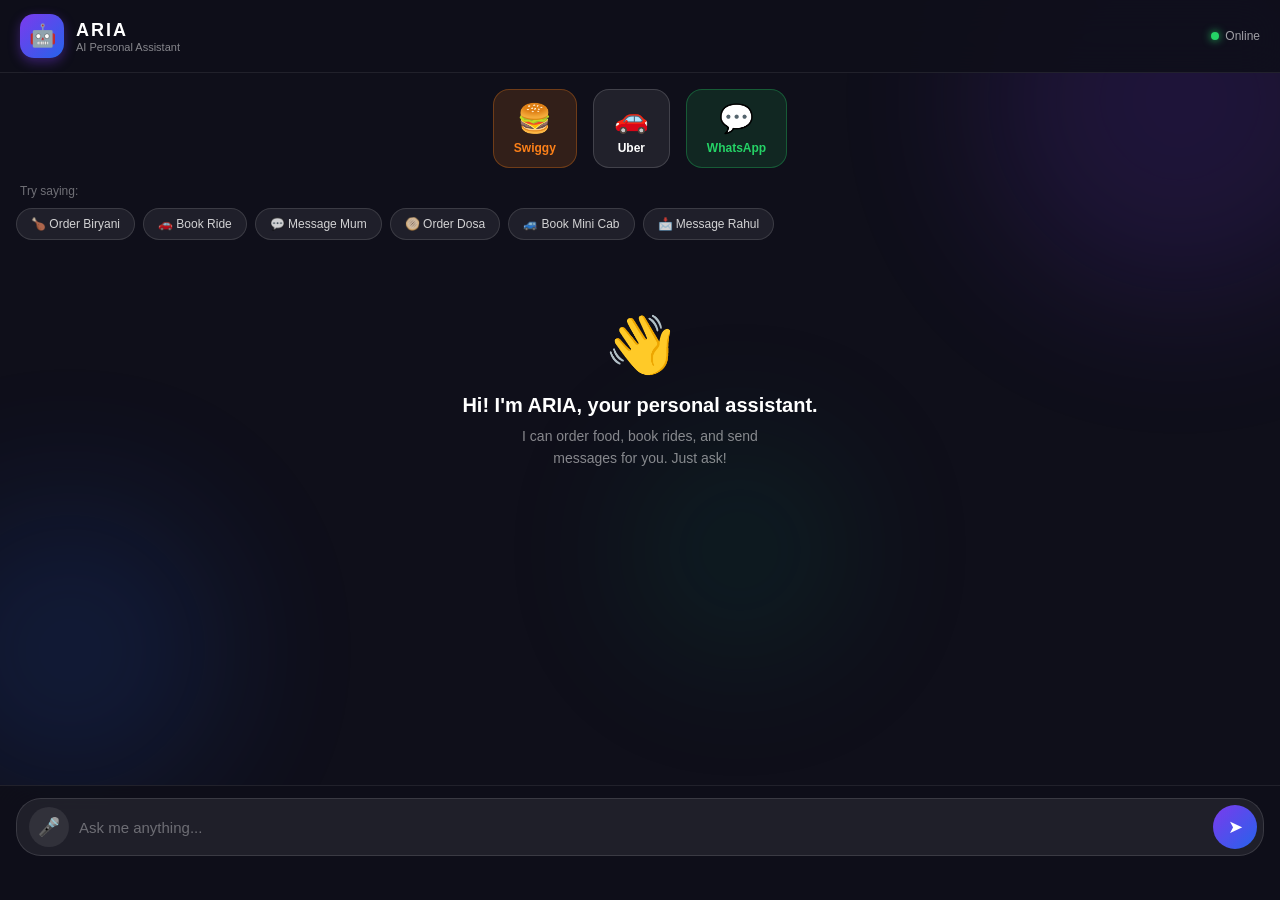
<file: index.html>
<!DOCTYPE html>
<html lang="en">
<head>
  <meta charset="UTF-8" />
  <meta name="viewport" content="width=device-width, initial-scale=1.0" />
  <title>Personal Assistant AI</title>
  <link rel="stylesheet" href="style.css" />
</head>
<body>

  <!-- Background Animation -->
  <div class="bg-circles">
    <div class="circle c1"></div>
    <div class="circle c2"></div>
    <div class="circle c3"></div>
  </div>

  <!-- Header -->
  <div class="header">
    <div class="header-left">
      <div class="ai-avatar">🤖</div>
      <div class="header-info">
        <div class="header-name">ARIA</div>
        <div class="header-sub">AI Personal Assistant</div>
      </div>
    </div>
    <div class="header-status">
      <div class="status-dot"></div>
      <span>Online</span>
    </div>
  </div>

  <!-- App Shortcuts -->
  <div class="app-shortcuts">
    <a href="swiggy/index.html" class="app-icon swiggy">
      <span>🍔</span>
      <span>Swiggy</span>
    </a>
    <a href="uber/index.html" class="app-icon uber">
      <span>🚗</span>
      <span>Uber</span>
    </a>
    <a href="whatsapp/index.html" class="app-icon whatsapp">
      <span>💬</span>
      <span>WhatsApp</span>
    </a>
  </div>

  <!-- Suggestion Chips -->
  <div class="suggestions">
    <div class="suggest-title">Try saying:</div>
    <div class="chips">
      <button class="chip" onclick="fillSuggestion('Order chicken biryani from Paradise')">
        🍗 Order Biryani
      </button>
      <button class="chip" onclick="fillSuggestion('Book an auto from Home to Airport')">
        🚗 Book Ride
      </button>
      <button class="chip" onclick="fillSuggestion('Send message to Mum that I will be late today')">
        💬 Message Mum
      </button>
      <button class="chip" onclick="fillSuggestion('Order masala dosa from Saravana Bhavan')">
        🫓 Order Dosa
      </button>
      <button class="chip" onclick="fillSuggestion('Book a mini cab from Home to Mall')">
        🚙 Book Mini Cab
      </button>
      <button class="chip" onclick="fillSuggestion('Send message to Rahul that meeting is at 5pm')">
        📩 Message Rahul
      </button>
    </div>
  </div>

  <!-- Chat Window -->
  <div class="chat-container" id="chatContainer">
    <!-- Messages appear here -->
    <div class="welcome-msg">
      <div class="welcome-emoji">👋</div>
      <div class="welcome-text">Hi! I'm ARIA, your personal assistant.</div>
      <div class="welcome-sub">I can order food, book rides, and send messages for you. Just ask!</div>
    </div>
  </div>

  <!-- Input Area -->
  <div class="input-area">
    <div class="input-bar">
      <button class="voice-btn" id="voiceBtn" onclick="toggleVoice()">🎤</button>
      <input
        type="text"
        id="userInput"
        placeholder="Ask me anything..."
        onkeydown="handleKey(event)"
      />
      <button class="send-btn" onclick="sendMessage()">➤</button>
    </div>
    <div class="voice-status" id="voiceStatus"></div>
  </div>

  <script src="shared/store.js"></script>
  <script src="shared/bridge.js"></script>
  <script src="assistant.js"></script>
</body>
</html>
</file>
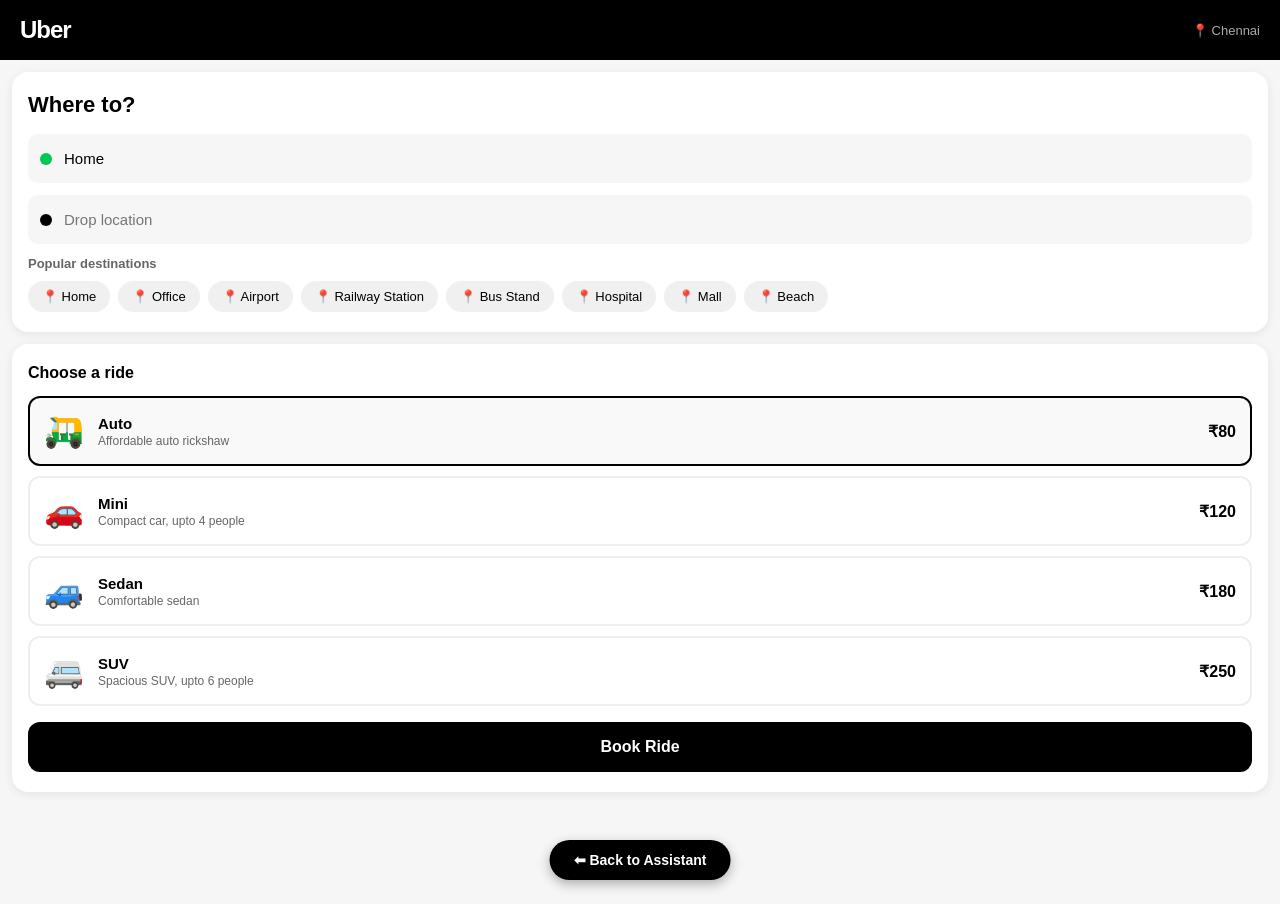
<file: uber/index.html>
<!DOCTYPE html>
<html lang="en">
<head>
  <meta charset="UTF-8" />
  <meta name="viewport" content="width=device-width, initial-scale=1.0" />
  <title>Uber</title>
  <link rel="stylesheet" href="uber.css" />
</head>
<body>

  <!-- Header -->
  <div class="header">
    <div class="header-logo">Uber</div>
    <div class="header-location">📍 Chennai</div>
  </div>

  <!-- Booking Section -->
  <div class="booking-section">
    <div class="booking-title">Where to?</div>

    <!-- From -->
    <div class="input-group">
      <div class="input-dot green"></div>
      <input type="text" id="fromInput" placeholder="Pickup location" value="Home" />
    </div>

    <!-- To -->
    <div class="input-group">
      <div class="input-dot black"></div>
      <input type="text" id="toInput" placeholder="Drop location" />
    </div>

    <!-- Quick Locations -->
    <div class="quick-locations">
      <div class="quick-title">Popular destinations</div>
      <div class="quick-grid" id="quickGrid"></div>
    </div>
  </div>

  <!-- Ride Types -->
  <div class="ride-section">
    <div class="ride-title">Choose a ride</div>
    <div class="ride-list" id="rideList"></div>

    <!-- Book Button -->
    <button class="book-btn" onclick="bookRideNow()">Book Ride</button>
  </div>

  <!-- Active Ride Card -->
  <div class="active-ride" id="activeRide" style="display:none">
    <div class="active-title">🚗 Ride Booked!</div>
    <div class="driver-card" id="driverCard"></div>
  </div>

  <!-- Ride History -->
  <div class="section-title" id="historyTitle" style="display:none">Recent Rides</div>
  <div class="rides-list" id="ridesList"></div>

  <!-- Popup -->
  <div class="popup" id="popup">
    <div class="popup-inner">
      <div class="popup-emoji">🚗</div>
      <div class="popup-title">Ride Booked!</div>
      <div class="popup-msg" id="popupMsg"></div>
      <button class="popup-btn" onclick="closePopup()">OK</button>
    </div>
  </div>

  <!-- Back to Assistant -->
  <a href="../index.html" class="back-btn">⬅ Back to Assistant</a>

  <script src="../shared/store.js"></script>
  <script src="../shared/bridge.js"></script>
  <script src="uber.js"></script>
</body>
</html>
</file>
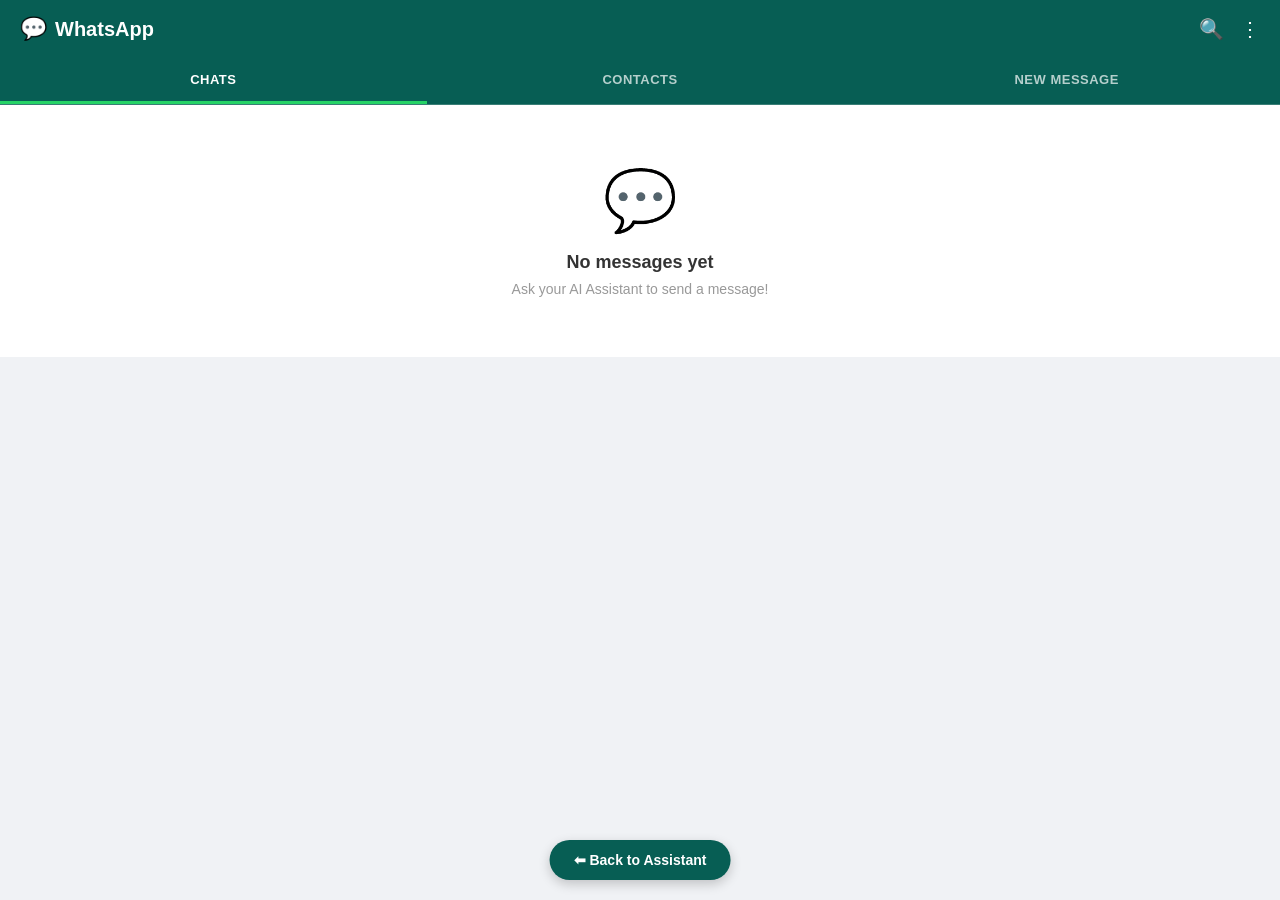
<file: whatsapp/index.html>
<!DOCTYPE html>
<html lang="en">
<head>
  <meta charset="UTF-8" />
  <meta name="viewport" content="width=device-width, initial-scale=1.0" />
  <title>WhatsApp</title>
  <link rel="stylesheet" href="whatsapp.css" />
</head>
<body>

  <!-- Header -->
  <div class="header">
    <div class="header-left">
      <div class="header-logo">
        <span class="logo-icon">💬</span>
        <span class="logo-text">WhatsApp</span>
      </div>
    </div>
    <div class="header-icons">
      <span>🔍</span>
      <span>⋮</span>
    </div>
  </div>

  <!-- Tabs -->
  <div class="tabs">
    <button class="tab active" onclick="showTab('chats')">CHATS</button>
    <button class="tab" onclick="showTab('contacts')">CONTACTS</button>
    <button class="tab" onclick="showTab('send')">NEW MESSAGE</button>
  </div>

  <!-- Chats Tab -->
  <div class="tab-content" id="chatsTab">
    <div class="chats-list" id="chatsList">
      <div class="empty-state">
        <div class="empty-emoji">💬</div>
        <div class="empty-text">No messages yet</div>
        <div class="empty-sub">Ask your AI Assistant to send a message!</div>
      </div>
    </div>
  </div>

  <!-- Contacts Tab -->
  <div class="tab-content hidden" id="contactsTab">
    <div class="contacts-list" id="contactsList"></div>
  </div>

  <!-- Send Message Tab -->
  <div class="tab-content hidden" id="sendTab">
    <div class="send-section">
      <div class="send-title">Send a Message</div>

      <div class="form-group">
        <label>To:</label>
        <select id="contactSelect">
          <option value="">Select contact...</option>
        </select>
      </div>

      <div class="form-group">
        <label>Message:</label>
        <textarea id="messageInput" placeholder="Type your message here..." rows="4"></textarea>
      </div>

      <button class="send-btn" onclick="sendMessageNow()">
        Send Message 📤
      </button>
    </div>
  </div>

  <!-- Chat Window -->
  <div class="chat-window" id="chatWindow" style="display:none">
    <div class="chat-header">
      <button class="back-chat-btn" onclick="closeChatWindow()">←</button>
      <div class="chat-avatar" id="chatAvatar"></div>
      <div class="chat-info">
        <div class="chat-name" id="chatName"></div>
        <div class="chat-status">online</div>
      </div>
    </div>
    <div class="chat-messages" id="chatMessages"></div>
    <div class="chat-input-bar">
      <input type="text" id="chatInput" placeholder="Type a message..." />
      <button onclick="sendChatMessage()">➤</button>
    </div>
  </div>

  <!-- Popup -->
  <div class="popup" id="popup">
    <div class="popup-inner">
      <div class="popup-emoji">✅</div>
      <div class="popup-title">Message Sent!</div>
      <div class="popup-msg" id="popupMsg"></div>
      <button class="popup-btn" onclick="closePopup()">OK</button>
    </div>
  </div>

  <!-- Back to Assistant -->
  <a href="../index.html" class="back-btn">⬅ Back to Assistant</a>

  <script src="../shared/store.js"></script>
  <script src="../shared/bridge.js"></script>
  <script src="whatsapp.js"></script>
</body>
</html>
</file>
<file: style.css>
* {
  margin: 0;
  padding: 0;
  box-sizing: border-box;
  font-family: 'Segoe UI', sans-serif;
}

body {
  background: #0f0f1a;
  min-height: 100vh;
  display: flex;
  flex-direction: column;
  overflow-x: hidden;
}

/* Background Circles */
.bg-circles {
  position: fixed;
  inset: 0;
  z-index: 0;
  pointer-events: none;
}

.circle {
  position: absolute;
  border-radius: 50%;
  filter: blur(80px);
  opacity: 0.15;
}

.c1 {
  width: 400px;
  height: 400px;
  background: #7c3aed;
  top: -100px;
  right: -100px;
  animation: float 8s ease-in-out infinite;
}

.c2 {
  width: 300px;
  height: 300px;
  background: #2563eb;
  bottom: 100px;
  left: -80px;
  animation: float 10s ease-in-out infinite reverse;
}

.c3 {
  width: 200px;
  height: 200px;
  background: #059669;
  top: 50%;
  left: 50%;
  animation: float 6s ease-in-out infinite;
}

@keyframes float {
  0%, 100% { transform: translateY(0px); }
  50% { transform: translateY(-30px); }
}

/* Header */
.header {
  position: sticky;
  top: 0;
  z-index: 100;
  background: rgba(15,15,26,0.9);
  backdrop-filter: blur(20px);
  padding: 14px 20px;
  display: flex;
  justify-content: space-between;
  align-items: center;
  border-bottom: 1px solid rgba(255,255,255,0.08);
}

.header-left {
  display: flex;
  align-items: center;
  gap: 12px;
}

.ai-avatar {
  width: 44px;
  height: 44px;
  background: linear-gradient(135deg, #7c3aed, #2563eb);
  border-radius: 14px;
  display: flex;
  align-items: center;
  justify-content: center;
  font-size: 22px;
  box-shadow: 0 4px 12px rgba(124,58,237,0.4);
}

.header-name {
  font-size: 18px;
  font-weight: 800;
  color: white;
  letter-spacing: 2px;
}

.header-sub {
  font-size: 11px;
  color: rgba(255,255,255,0.5);
}

.header-status {
  display: flex;
  align-items: center;
  gap: 6px;
  color: rgba(255,255,255,0.6);
  font-size: 12px;
}

.status-dot {
  width: 8px;
  height: 8px;
  border-radius: 50%;
  background: #25d366;
  box-shadow: 0 0 8px #25d366;
  animation: pulse 2s infinite;
}

@keyframes pulse {
  0%, 100% { opacity: 1; }
  50% { opacity: 0.4; }
}

/* App Shortcuts */
.app-shortcuts {
  display: flex;
  justify-content: center;
  gap: 16px;
  padding: 16px 20px;
  position: relative;
  z-index: 1;
}

.app-icon {
  display: flex;
  flex-direction: column;
  align-items: center;
  gap: 6px;
  text-decoration: none;
  padding: 12px 20px;
  border-radius: 16px;
  font-size: 12px;
  font-weight: 600;
  transition: transform 0.2s, box-shadow 0.2s;
  color: white;
}

.app-icon:hover {
  transform: translateY(-4px);
}

.app-icon span:first-child {
  font-size: 28px;
}

.app-icon.swiggy {
  background: rgba(252,128,25,0.15);
  border: 1px solid rgba(252,128,25,0.3);
  color: #fc8019;
}

.app-icon.uber {
  background: rgba(255,255,255,0.08);
  border: 1px solid rgba(255,255,255,0.15);
  color: white;
}

.app-icon.whatsapp {
  background: rgba(37,211,102,0.12);
  border: 1px solid rgba(37,211,102,0.3);
  color: #25d366;
}

/* Suggestions */
.suggestions {
  padding: 0 16px 12px;
  position: relative;
  z-index: 1;
}

.suggest-title {
  font-size: 12px;
  color: rgba(255,255,255,0.4);
  margin-bottom: 10px;
  padding-left: 4px;
}

.chips {
  display: flex;
  gap: 8px;
  overflow-x: auto;
  padding-bottom: 4px;
}

.chips::-webkit-scrollbar { display: none; }

.chip {
  padding: 8px 14px;
  background: rgba(255,255,255,0.07);
  border: 1px solid rgba(255,255,255,0.12);
  border-radius: 20px;
  color: rgba(255,255,255,0.8);
  font-size: 12px;
  cursor: pointer;
  white-space: nowrap;
  transition: all 0.2s;
}

.chip:hover {
  background: rgba(124,58,237,0.3);
  border-color: rgba(124,58,237,0.5);
  color: white;
}

/* Chat Container */
.chat-container {
  flex: 1;
  overflow-y: auto;
  padding: 16px;
  display: flex;
  flex-direction: column;
  gap: 16px;
  position: relative;
  z-index: 1;
  padding-bottom: 100px;
}

.chat-container::-webkit-scrollbar { width: 4px; }
.chat-container::-webkit-scrollbar-track { background: transparent; }
.chat-container::-webkit-scrollbar-thumb { background: rgba(255,255,255,0.1); border-radius: 2px; }

/* Welcome Message */
.welcome-msg {
  text-align: center;
  padding: 40px 20px;
}

.welcome-emoji {
  font-size: 56px;
  margin-bottom: 16px;
  animation: wave 2s ease-in-out infinite;
}

@keyframes wave {
  0%, 100% { transform: rotate(0deg); }
  25% { transform: rotate(20deg); }
  75% { transform: rotate(-10deg); }
}

.welcome-text {
  font-size: 20px;
  font-weight: 700;
  color: white;
  margin-bottom: 8px;
}

.welcome-sub {
  font-size: 14px;
  color: rgba(255,255,255,0.5);
  line-height: 1.6;
  max-width: 280px;
  margin: 0 auto;
}

/* Message Bubbles */
.message-row {
  display: flex;
  flex-direction: column;
  gap: 4px;
  animation: msgIn 0.3s ease;
}

@keyframes msgIn {
  from { opacity: 0; transform: translateY(10px); }
  to { opacity: 1; transform: translateY(0); }
}

.message-row.user {
  align-items: flex-end;
}

.message-row.ai {
  align-items: flex-start;
}

.bubble {
  max-width: 80%;
  padding: 12px 16px;
  border-radius: 18px;
  font-size: 14px;
  line-height: 1.5;
}

.bubble.user {
  background: linear-gradient(135deg, #7c3aed, #2563eb);
  color: white;
  border-bottom-right-radius: 4px;
}

.bubble.ai {
  background: rgba(255,255,255,0.08);
  color: rgba(255,255,255,0.9);
  border-bottom-left-radius: 4px;
  border: 1px solid rgba(255,255,255,0.1);
}

.bubble.action {
  background: rgba(37,211,102,0.1);
  border: 1px solid rgba(37,211,102,0.3);
  color: #25d366;
}

.bubble.error {
  background: rgba(239,68,68,0.1);
  border: 1px solid rgba(239,68,68,0.3);
  color: #ef4444;
}

.msg-time {
  font-size: 11px;
  color: rgba(255,255,255,0.3);
  padding: 0 4px;
}

/* Typing Indicator */
.typing {
  display: flex;
  align-items: center;
  gap: 5px;
  padding: 14px 18px;
  background: rgba(255,255,255,0.08);
  border-radius: 18px;
  border-bottom-left-radius: 4px;
  width: fit-content;
  border: 1px solid rgba(255,255,255,0.1);
}

.typing-dot {
  width: 8px;
  height: 8px;
  border-radius: 50%;
  background: rgba(255,255,255,0.5);
  animation: typingAnim 1.2s infinite;
}

.typing-dot:nth-child(2) { animation-delay: 0.2s; }
.typing-dot:nth-child(3) { animation-delay: 0.4s; }

@keyframes typingAnim {
  0%, 100% { transform: translateY(0); opacity: 0.5; }
  50% { transform: translateY(-6px); opacity: 1; }
}

/* Action Card */
.action-card {
  background: rgba(255,255,255,0.05);
  border: 1px solid rgba(255,255,255,0.1);
  border-radius: 16px;
  padding: 16px;
  max-width: 85%;
}

.action-card-title {
  font-size: 12px;
  color: rgba(255,255,255,0.4);
  text-transform: uppercase;
  letter-spacing: 1px;
  margin-bottom: 10px;
}

.action-card-body {
  font-size: 14px;
  color: white;
  line-height: 1.6;
}

.action-card-link {
  display: inline-block;
  margin-top: 10px;
  padding: 8px 16px;
  background: rgba(124,58,237,0.3);
  border: 1px solid rgba(124,58,237,0.5);
  border-radius: 8px;
  color: #a78bfa;
  text-decoration: none;
  font-size: 13px;
  font-weight: 600;
  transition: all 0.2s;
}

.action-card-link:hover {
  background: rgba(124,58,237,0.5);
  color: white;
}

/* Input Area */
.input-area {
  position: fixed;
  bottom: 0;
  left: 0;
  right: 0;
  padding: 12px 16px 20px;
  background: rgba(15,15,26,0.95);
  backdrop-filter: blur(20px);
  border-top: 1px solid rgba(255,255,255,0.08);
  z-index: 100;
}

.input-bar {
  display: flex;
  align-items: center;
  gap: 10px;
  background: rgba(255,255,255,0.07);
  border: 1px solid rgba(255,255,255,0.12);
  border-radius: 25px;
  padding: 6px 6px 6px 12px;
}

.input-bar input {
  flex: 1;
  background: transparent;
  border: none;
  outline: none;
  color: white;
  font-size: 15px;
  padding: 8px 0;
}

.input-bar input::placeholder {
  color: rgba(255,255,255,0.35);
}

.voice-btn {
  width: 40px;
  height: 40px;
  border-radius: 50%;
  background: rgba(255,255,255,0.08);
  border: none;
  font-size: 18px;
  cursor: pointer;
  transition: all 0.2s;
  flex-shrink: 0;
}

.voice-btn:hover {
  background: rgba(124,58,237,0.3);
}

.voice-btn.listening {
  background: rgba(239,68,68,0.3);
  animation: listeningPulse 1s infinite;
}

@keyframes listeningPulse {
  0%, 100% { box-shadow: 0 0 0 0 rgba(239,68,68,0.4); }
  50% { box-shadow: 0 0 0 12px rgba(239,68,68,0); }
}

.send-btn {
  width: 44px;
  height: 44px;
  border-radius: 50%;
  background: linear-gradient(135deg, #7c3aed, #2563eb);
  border: none;
  color: white;
  font-size: 18px;
  cursor: pointer;
  transition: transform 0.2s;
  flex-shrink: 0;
  display: flex;
  align-items: center;
  justify-content: center;
}

.send-btn:hover {
  transform: scale(1.1);
}

.voice-status {
  text-align: center;
  font-size: 12px;
  color: rgba(255,255,255,0.4);
  margin-top: 8px;
  min-height: 16px;
}
</file>
<file: uber/uber.css>
* {
  margin: 0;
  padding: 0;
  box-sizing: border-box;
  font-family: 'Segoe UI', sans-serif;
}

body {
  background: #f6f6f6;
  padding-bottom: 100px;
}

/* Header */
.header {
  background: #000000;
  padding: 16px 20px;
  display: flex;
  justify-content: space-between;
  align-items: center;
  position: sticky;
  top: 0;
  z-index: 100;
}

.header-logo {
  color: white;
  font-size: 24px;
  font-weight: 900;
  letter-spacing: -1px;
}

.header-location {
  color: #aaa;
  font-size: 13px;
}

/* Booking Section */
.booking-section {
  background: white;
  padding: 20px 16px;
  margin: 12px;
  border-radius: 16px;
  box-shadow: 0 2px 10px rgba(0,0,0,0.08);
}

.booking-title {
  font-size: 22px;
  font-weight: 800;
  color: #000;
  margin-bottom: 16px;
}

.input-group {
  display: flex;
  align-items: center;
  gap: 12px;
  margin-bottom: 12px;
  background: #f6f6f6;
  border-radius: 10px;
  padding: 4px 12px;
}

.input-dot {
  width: 12px;
  height: 12px;
  border-radius: 50%;
  flex-shrink: 0;
}

.input-dot.green { background: #00c853; }
.input-dot.black { background: #000; }

.input-group input {
  flex: 1;
  border: none;
  background: transparent;
  padding: 12px 0;
  font-size: 15px;
  outline: none;
  color: #000;
}

/* Quick Locations */
.quick-locations {
  margin-top: 12px;
}

.quick-title {
  font-size: 13px;
  color: #666;
  margin-bottom: 10px;
  font-weight: 600;
}

.quick-grid {
  display: flex;
  flex-wrap: wrap;
  gap: 8px;
}

.quick-btn {
  padding: 8px 14px;
  background: #f0f0f0;
  border: none;
  border-radius: 20px;
  font-size: 13px;
  cursor: pointer;
  transition: all 0.2s;
  font-weight: 500;
}

.quick-btn:hover {
  background: #000;
  color: white;
}

/* Ride Section */
.ride-section {
  background: white;
  margin: 0 12px 12px;
  border-radius: 16px;
  padding: 20px 16px;
  box-shadow: 0 2px 10px rgba(0,0,0,0.08);
}

.ride-title {
  font-size: 16px;
  font-weight: 700;
  color: #000;
  margin-bottom: 14px;
}

.ride-list {
  display: flex;
  flex-direction: column;
  gap: 10px;
  margin-bottom: 16px;
}

.ride-card {
  display: flex;
  align-items: center;
  padding: 14px;
  border: 2px solid #eee;
  border-radius: 12px;
  cursor: pointer;
  transition: all 0.2s;
}

.ride-card.selected {
  border-color: #000;
  background: #f9f9f9;
}

.ride-card:hover {
  border-color: #000;
}

.ride-emoji {
  font-size: 32px;
  margin-right: 14px;
}

.ride-info {
  flex: 1;
}

.ride-name {
  font-size: 15px;
  font-weight: 700;
  color: #000;
}

.ride-desc {
  font-size: 12px;
  color: #666;
  margin-top: 2px;
}

.ride-price {
  font-size: 16px;
  font-weight: 800;
  color: #000;
}

.book-btn {
  width: 100%;
  padding: 16px;
  background: #000;
  color: white;
  border: none;
  border-radius: 12px;
  font-size: 16px;
  font-weight: 700;
  cursor: pointer;
  transition: background 0.2s;
}

.book-btn:hover {
  background: #222;
}

/* Active Ride */
.active-ride {
  background: white;
  margin: 0 12px 12px;
  border-radius: 16px;
  padding: 20px 16px;
  box-shadow: 0 2px 10px rgba(0,0,0,0.08);
  border-left: 4px solid #00c853;
}

.active-title {
  font-size: 18px;
  font-weight: 700;
  margin-bottom: 14px;
  color: #000;
}

.driver-card {
  background: #f6f6f6;
  border-radius: 12px;
  padding: 16px;
}

.driver-name {
  font-size: 16px;
  font-weight: 700;
  color: #000;
  margin-bottom: 4px;
}

.driver-vehicle {
  font-size: 13px;
  color: #666;
  margin-bottom: 4px;
}

.driver-rating {
  font-size: 13px;
  color: #000;
  font-weight: 600;
}

.ride-route {
  margin-top: 12px;
  font-size: 14px;
  color: #333;
  line-height: 1.8;
}

/* Section Title */
.section-title {
  padding: 16px 16px 8px;
  font-size: 18px;
  font-weight: 700;
  color: #000;
}

/* Rides List */
.rides-list {
  padding: 0 12px;
  display: flex;
  flex-direction: column;
  gap: 10px;
}

.history-card {
  background: white;
  border-radius: 14px;
  padding: 16px;
  box-shadow: 0 2px 8px rgba(0,0,0,0.07);
  border-left: 4px solid #000;
  animation: slideIn 0.3s ease;
}

@keyframes slideIn {
  from { opacity: 0; transform: translateY(-10px); }
  to { opacity: 1; transform: translateY(0); }
}

.history-top {
  display: flex;
  justify-content: space-between;
  align-items: center;
  margin-bottom: 6px;
}

.history-route {
  font-size: 14px;
  font-weight: 700;
  color: #000;
}

.history-status {
  background: #e8f5e9;
  color: #2e7d32;
  padding: 4px 10px;
  border-radius: 20px;
  font-size: 11px;
  font-weight: 600;
}

.history-detail {
  font-size: 12px;
  color: #666;
  margin-bottom: 2px;
}

.history-price {
  font-size: 14px;
  font-weight: 700;
  color: #000;
}

.history-time {
  font-size: 11px;
  color: #999;
  float: right;
}

/* Popup */
.popup {
  display: none;
  position: fixed;
  inset: 0;
  background: rgba(0,0,0,0.6);
  z-index: 999;
  justify-content: center;
  align-items: center;
}

.popup.show { display: flex; }

.popup-inner {
  background: white;
  border-radius: 20px;
  padding: 32px 24px;
  text-align: center;
  max-width: 300px;
  width: 90%;
  animation: popIn 0.3s ease;
}

@keyframes popIn {
  from { transform: scale(0.8); opacity: 0; }
  to { transform: scale(1); opacity: 1; }
}

.popup-emoji { font-size: 48px; margin-bottom: 12px; }
.popup-title { font-size: 20px; font-weight: 700; margin-bottom: 8px; }
.popup-msg { font-size: 14px; color: #666; margin-bottom: 20px; line-height: 1.5; }

.popup-btn {
  background: #000;
  color: white;
  border: none;
  padding: 12px 32px;
  border-radius: 12px;
  font-size: 15px;
  font-weight: 700;
  cursor: pointer;
}

/* Back Button */
.back-btn {
  position: fixed;
  bottom: 20px;
  left: 50%;
  transform: translateX(-50%);
  background: #000;
  color: white;
  padding: 12px 24px;
  border-radius: 25px;
  text-decoration: none;
  font-size: 14px;
  font-weight: 600;
  box-shadow: 0 4px 12px rgba(0,0,0,0.3);
}
</file>
<file: whatsapp/whatsapp.css>
* {
  margin: 0;
  padding: 0;
  box-sizing: border-box;
  font-family: 'Segoe UI', sans-serif;
}

body {
  background: #f0f2f5;
  padding-bottom: 80px;
}

/* Header */
.header {
  background: #075e54;
  padding: 16px 20px;
  display: flex;
  justify-content: space-between;
  align-items: center;
  position: sticky;
  top: 0;
  z-index: 100;
}

.header-left {
  display: flex;
  align-items: center;
  gap: 10px;
}

.header-logo {
  display: flex;
  align-items: center;
  gap: 8px;
}

.logo-icon {
  font-size: 22px;
}

.logo-text {
  color: white;
  font-size: 20px;
  font-weight: 700;
}

.header-icons {
  display: flex;
  gap: 16px;
  font-size: 20px;
  cursor: pointer;
  color: white;
}

/* Tabs */
.tabs {
  background: #075e54;
  display: flex;
  border-bottom: 1px solid rgba(255,255,255,0.2);
}

.tab {
  flex: 1;
  padding: 14px;
  background: transparent;
  border: none;
  color: rgba(255,255,255,0.7);
  font-size: 13px;
  font-weight: 600;
  cursor: pointer;
  border-bottom: 3px solid transparent;
  transition: all 0.2s;
  letter-spacing: 0.5px;
}

.tab.active {
  color: white;
  border-bottom-color: #25d366;
}

/* Tab Content */
.tab-content {
  display: block;
}

.tab-content.hidden {
  display: none;
}

/* Chats List */
.chats-list {
  background: white;
}

.chat-item {
  display: flex;
  align-items: center;
  padding: 14px 16px;
  border-bottom: 1px solid #f0f2f5;
  cursor: pointer;
  transition: background 0.15s;
}

.chat-item:hover {
  background: #f5f5f5;
}

.chat-item-avatar {
  width: 48px;
  height: 48px;
  border-radius: 50%;
  background: #25d366;
  display: flex;
  align-items: center;
  justify-content: center;
  font-size: 20px;
  margin-right: 14px;
  flex-shrink: 0;
  color: white;
  font-weight: 700;
}

.chat-item-info {
  flex: 1;
  min-width: 0;
}

.chat-item-top {
  display: flex;
  justify-content: space-between;
  margin-bottom: 4px;
}

.chat-item-name {
  font-size: 16px;
  font-weight: 600;
  color: #111;
}

.chat-item-time {
  font-size: 12px;
  color: #999;
}

.chat-item-msg {
  font-size: 13px;
  color: #666;
  white-space: nowrap;
  overflow: hidden;
  text-overflow: ellipsis;
}

.sent-tick {
  color: #34b7f1;
  margin-right: 4px;
}

/* Empty State */
.empty-state {
  text-align: center;
  padding: 60px 20px;
}

.empty-emoji {
  font-size: 60px;
  margin-bottom: 16px;
}

.empty-text {
  font-size: 18px;
  font-weight: 600;
  color: #333;
  margin-bottom: 8px;
}

.empty-sub {
  font-size: 14px;
  color: #999;
}

/* Contacts */
.contacts-list {
  background: white;
}

.contact-item {
  display: flex;
  align-items: center;
  padding: 14px 16px;
  border-bottom: 1px solid #f0f2f5;
  cursor: pointer;
  transition: background 0.15s;
}

.contact-item:hover {
  background: #f5f5f5;
}

.contact-avatar {
  width: 48px;
  height: 48px;
  border-radius: 50%;
  background: #075e54;
  display: flex;
  align-items: center;
  justify-content: center;
  font-size: 20px;
  margin-right: 14px;
  color: white;
  font-weight: 700;
  flex-shrink: 0;
}

.contact-info {
  flex: 1;
}

.contact-name {
  font-size: 16px;
  font-weight: 600;
  color: #111;
  margin-bottom: 3px;
}

.contact-phone {
  font-size: 13px;
  color: #999;
}

.contact-msg-btn {
  background: #25d366;
  border: none;
  color: white;
  padding: 8px 14px;
  border-radius: 20px;
  font-size: 13px;
  cursor: pointer;
  font-weight: 600;
}

/* Send Section */
.send-section {
  background: white;
  margin: 12px;
  border-radius: 16px;
  padding: 20px;
  box-shadow: 0 2px 10px rgba(0,0,0,0.08);
}

.send-title {
  font-size: 18px;
  font-weight: 700;
  color: #075e54;
  margin-bottom: 20px;
}

.form-group {
  margin-bottom: 16px;
}

.form-group label {
  display: block;
  font-size: 13px;
  font-weight: 600;
  color: #555;
  margin-bottom: 8px;
  text-transform: uppercase;
  letter-spacing: 0.5px;
}

.form-group select,
.form-group textarea {
  width: 100%;
  padding: 12px 14px;
  border: 1.5px solid #e0e0e0;
  border-radius: 10px;
  font-size: 15px;
  outline: none;
  background: #f9f9f9;
  color: #333;
  transition: border-color 0.2s;
  font-family: 'Segoe UI', sans-serif;
}

.form-group select:focus,
.form-group textarea:focus {
  border-color: #25d366;
  background: white;
}

.form-group textarea {
  resize: none;
  line-height: 1.5;
}

.send-btn {
  width: 100%;
  padding: 16px;
  background: #25d366;
  color: white;
  border: none;
  border-radius: 12px;
  font-size: 16px;
  font-weight: 700;
  cursor: pointer;
  transition: background 0.2s;
}

.send-btn:hover {
  background: #1ea952;
}

/* Chat Window */
.chat-window {
  position: fixed;
  inset: 0;
  background: #e5ddd5;
  z-index: 200;
  display: flex;
  flex-direction: column;
}

.chat-header {
  background: #075e54;
  padding: 12px 16px;
  display: flex;
  align-items: center;
  gap: 12px;
}

.back-chat-btn {
  background: none;
  border: none;
  color: white;
  font-size: 22px;
  cursor: pointer;
  padding: 0 8px 0 0;
}

.chat-avatar {
  width: 40px;
  height: 40px;
  border-radius: 50%;
  background: #25d366;
  display: flex;
  align-items: center;
  justify-content: center;
  font-size: 18px;
  color: white;
  font-weight: 700;
}

.chat-info {
  flex: 1;
}

.chat-name {
  color: white;
  font-size: 16px;
  font-weight: 600;
}

.chat-status {
  color: rgba(255,255,255,0.7);
  font-size: 12px;
}

.chat-messages {
  flex: 1;
  overflow-y: auto;
  padding: 16px;
  display: flex;
  flex-direction: column;
  gap: 8px;
}

.message-bubble {
  max-width: 75%;
  padding: 10px 14px;
  border-radius: 12px;
  font-size: 14px;
  line-height: 1.5;
  position: relative;
}

.message-bubble.sent {
  background: #dcf8c6;
  align-self: flex-end;
  border-bottom-right-radius: 4px;
}

.message-bubble.received {
  background: white;
  align-self: flex-start;
  border-bottom-left-radius: 4px;
}

.message-time {
  font-size: 11px;
  color: #999;
  text-align: right;
  margin-top: 4px;
}

.chat-input-bar {
  background: #f0f2f5;
  padding: 10px 14px;
  display: flex;
  gap: 10px;
  align-items: center;
}

.chat-input-bar input {
  flex: 1;
  padding: 12px 16px;
  border: none;
  border-radius: 25px;
  font-size: 15px;
  outline: none;
  background: white;
}

.chat-input-bar button {
  width: 44px;
  height: 44px;
  border-radius: 50%;
  background: #25d366;
  border: none;
  color: white;
  font-size: 18px;
  cursor: pointer;
  display: flex;
  align-items: center;
  justify-content: center;
}

/* Popup */
.popup {
  display: none;
  position: fixed;
  inset: 0;
  background: rgba(0,0,0,0.5);
  z-index: 999;
  justify-content: center;
  align-items: center;
}

.popup.show { display: flex; }

.popup-inner {
  background: white;
  border-radius: 20px;
  padding: 32px 24px;
  text-align: center;
  max-width: 300px;
  width: 90%;
  animation: popIn 0.3s ease;
}

@keyframes popIn {
  from { transform: scale(0.8); opacity: 0; }
  to { transform: scale(1); opacity: 1; }
}

.popup-emoji { font-size: 48px; margin-bottom: 12px; }
.popup-title { font-size: 20px; font-weight: 700; margin-bottom: 8px; color: #075e54; }
.popup-msg { font-size: 14px; color: #666; margin-bottom: 20px; line-height: 1.5; }

.popup-btn {
  background: #25d366;
  color: white;
  border: none;
  padding: 12px 32px;
  border-radius: 12px;
  font-size: 15px;
  font-weight: 700;
  cursor: pointer;
}

/* Back Button */
.back-btn {
  position: fixed;
  bottom: 20px;
  left: 50%;
  transform: translateX(-50%);
  background: #075e54;
  color: white;
  padding: 12px 24px;
  border-radius: 25px;
  text-decoration: none;
  font-size: 14px;
  font-weight: 600;
  box-shadow: 0 4px 12px rgba(0,0,0,0.2);
  z-index: 50;
}
</file>
